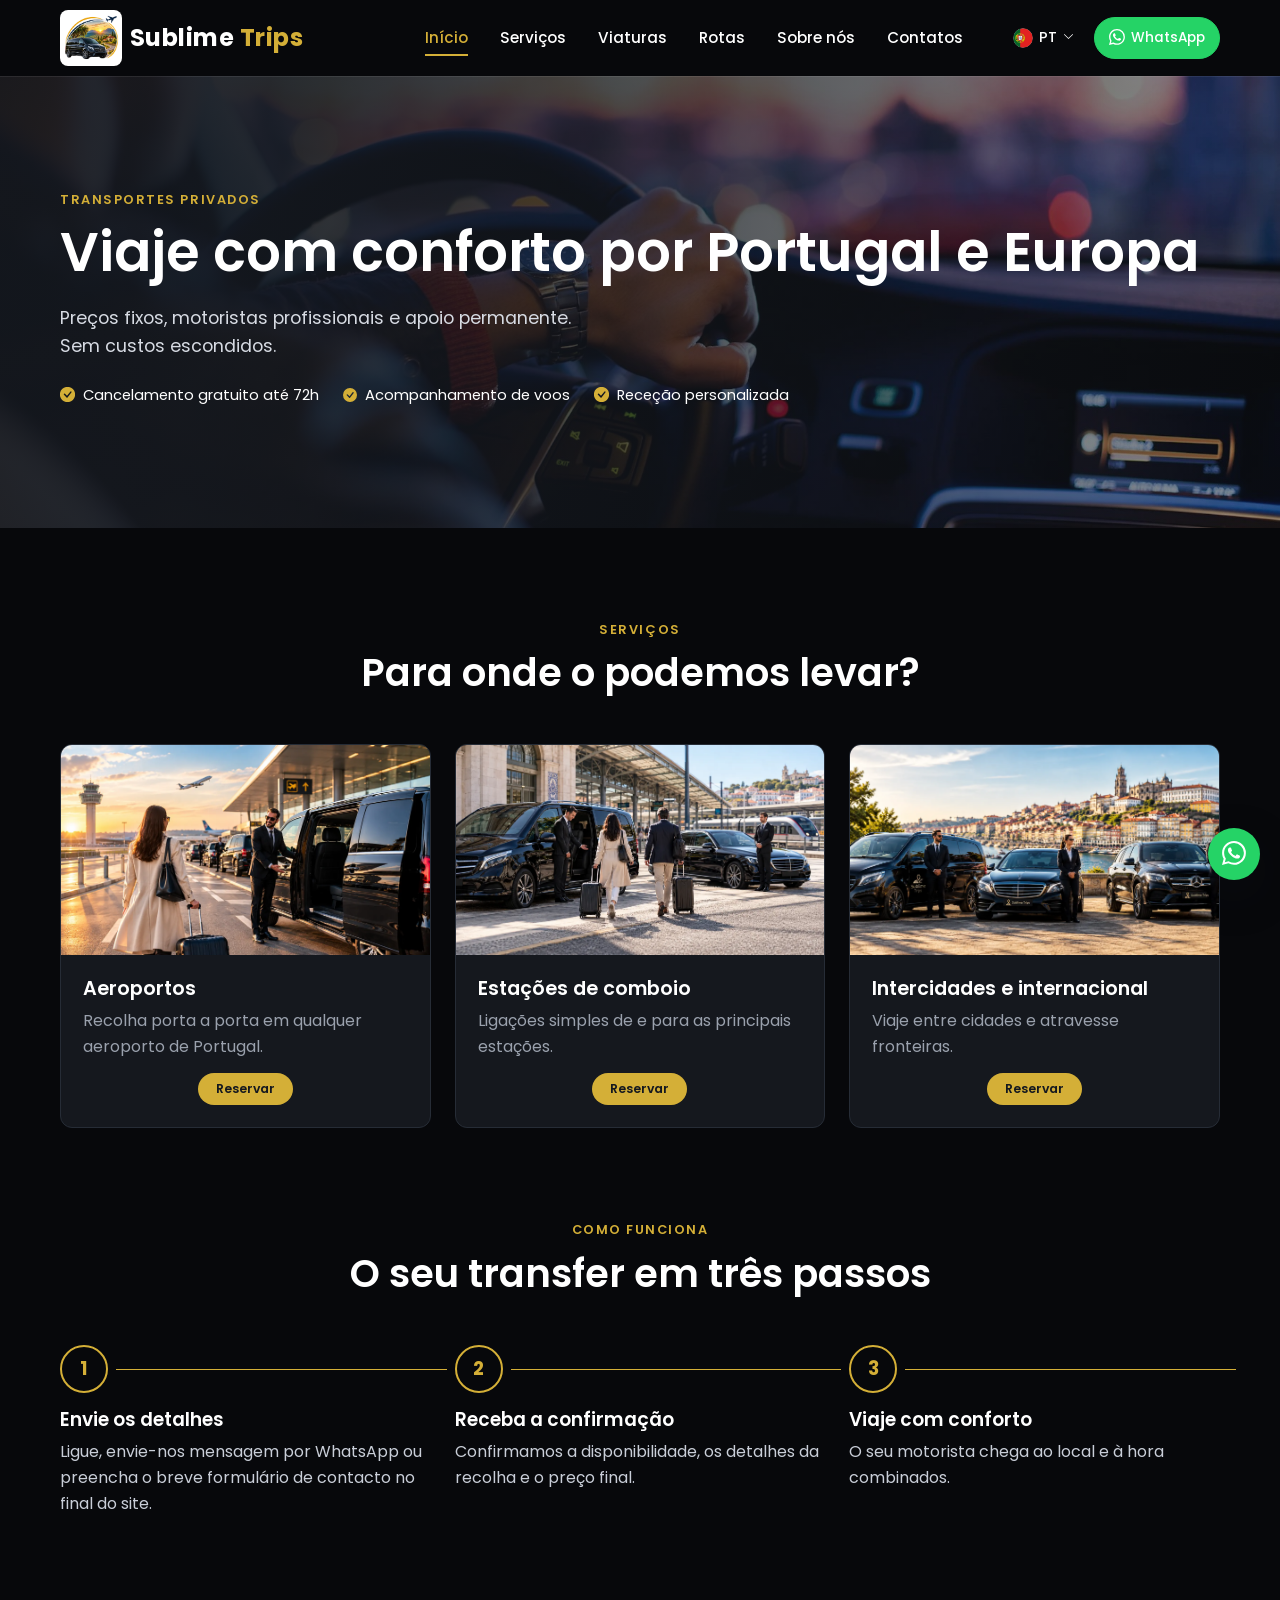
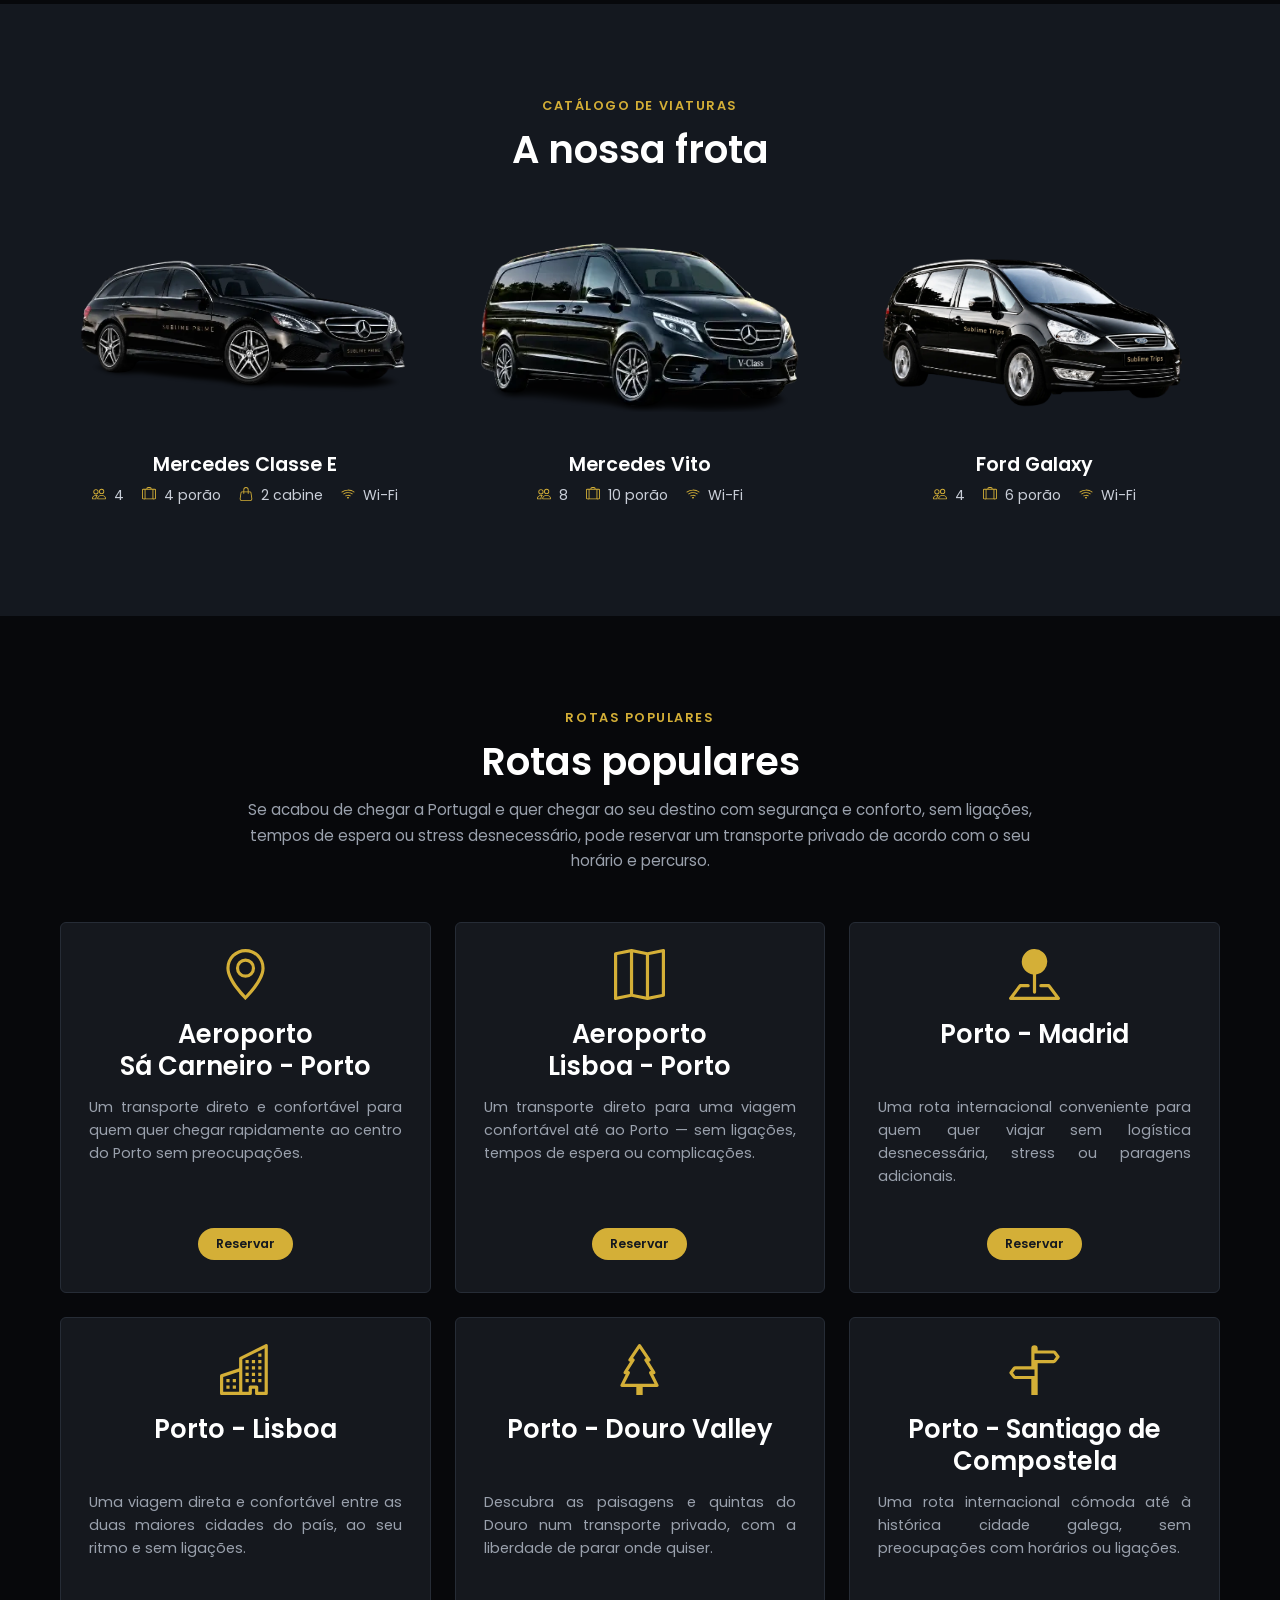
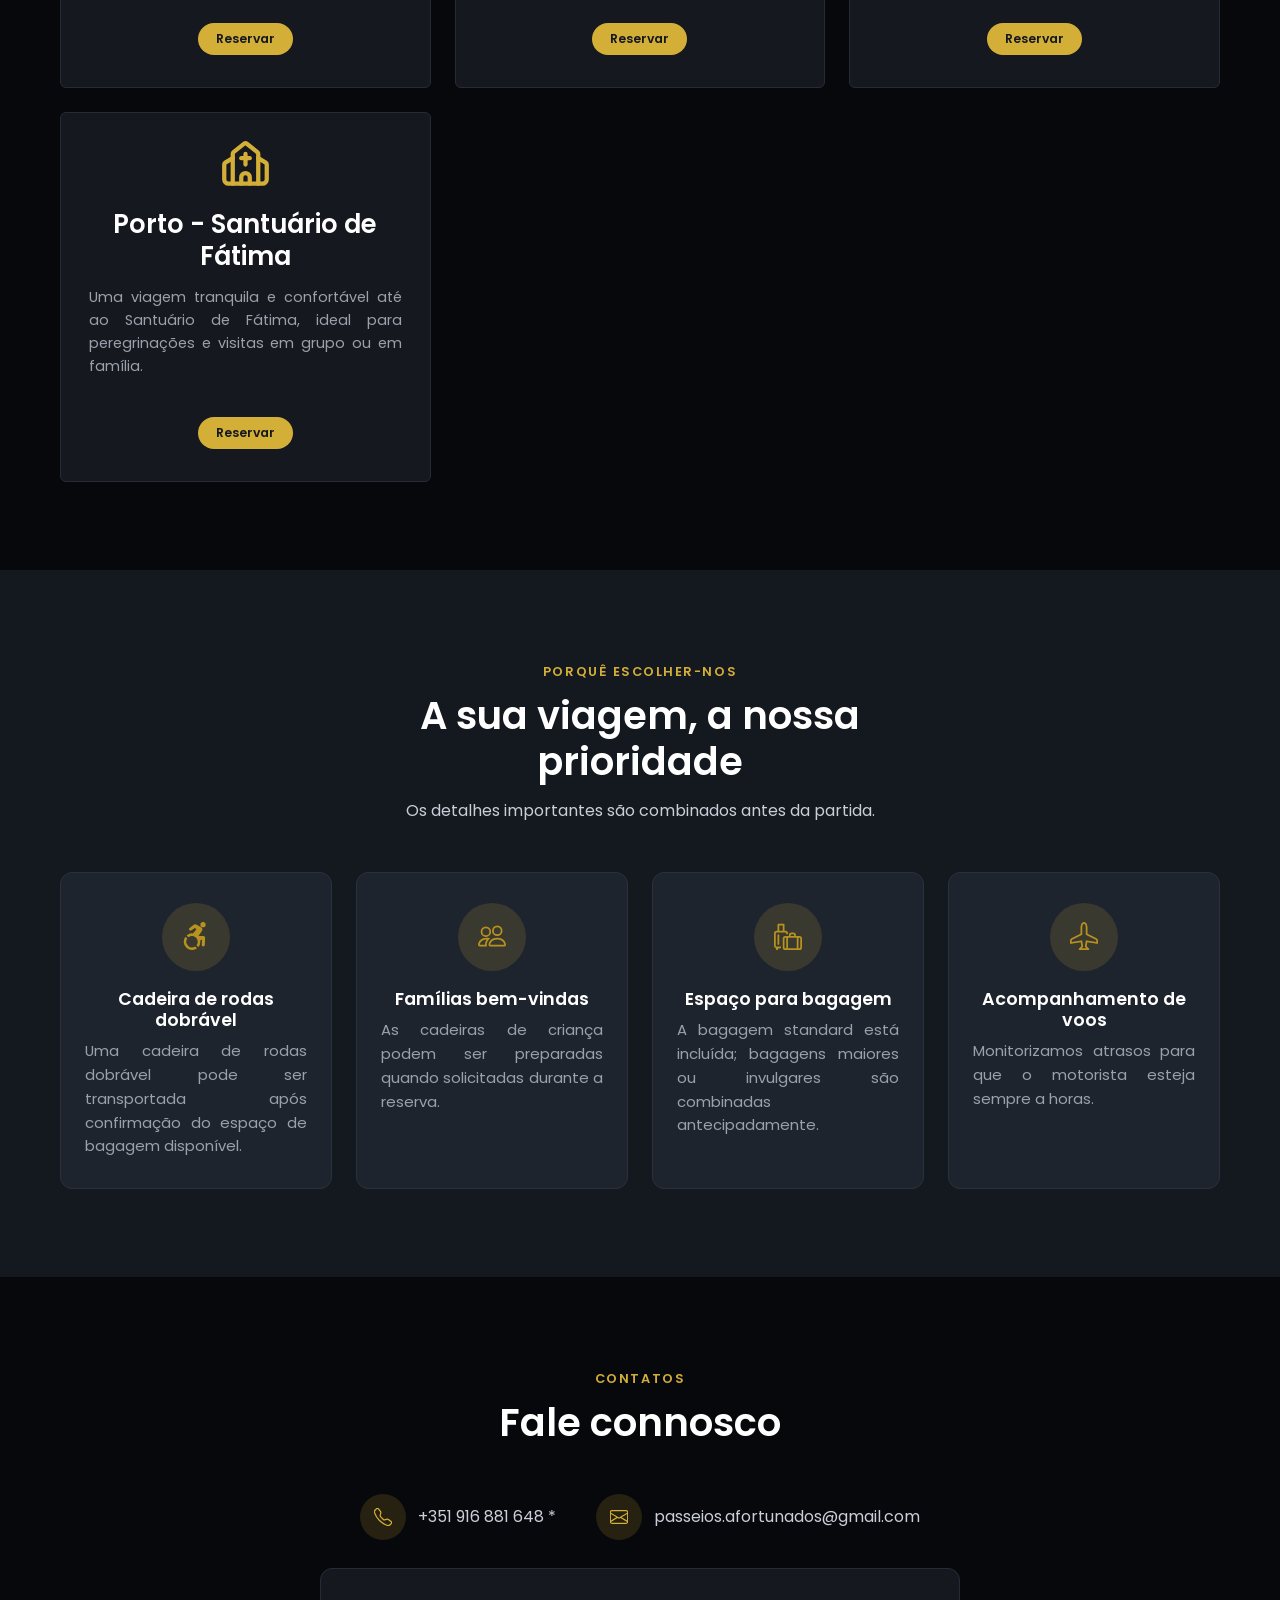
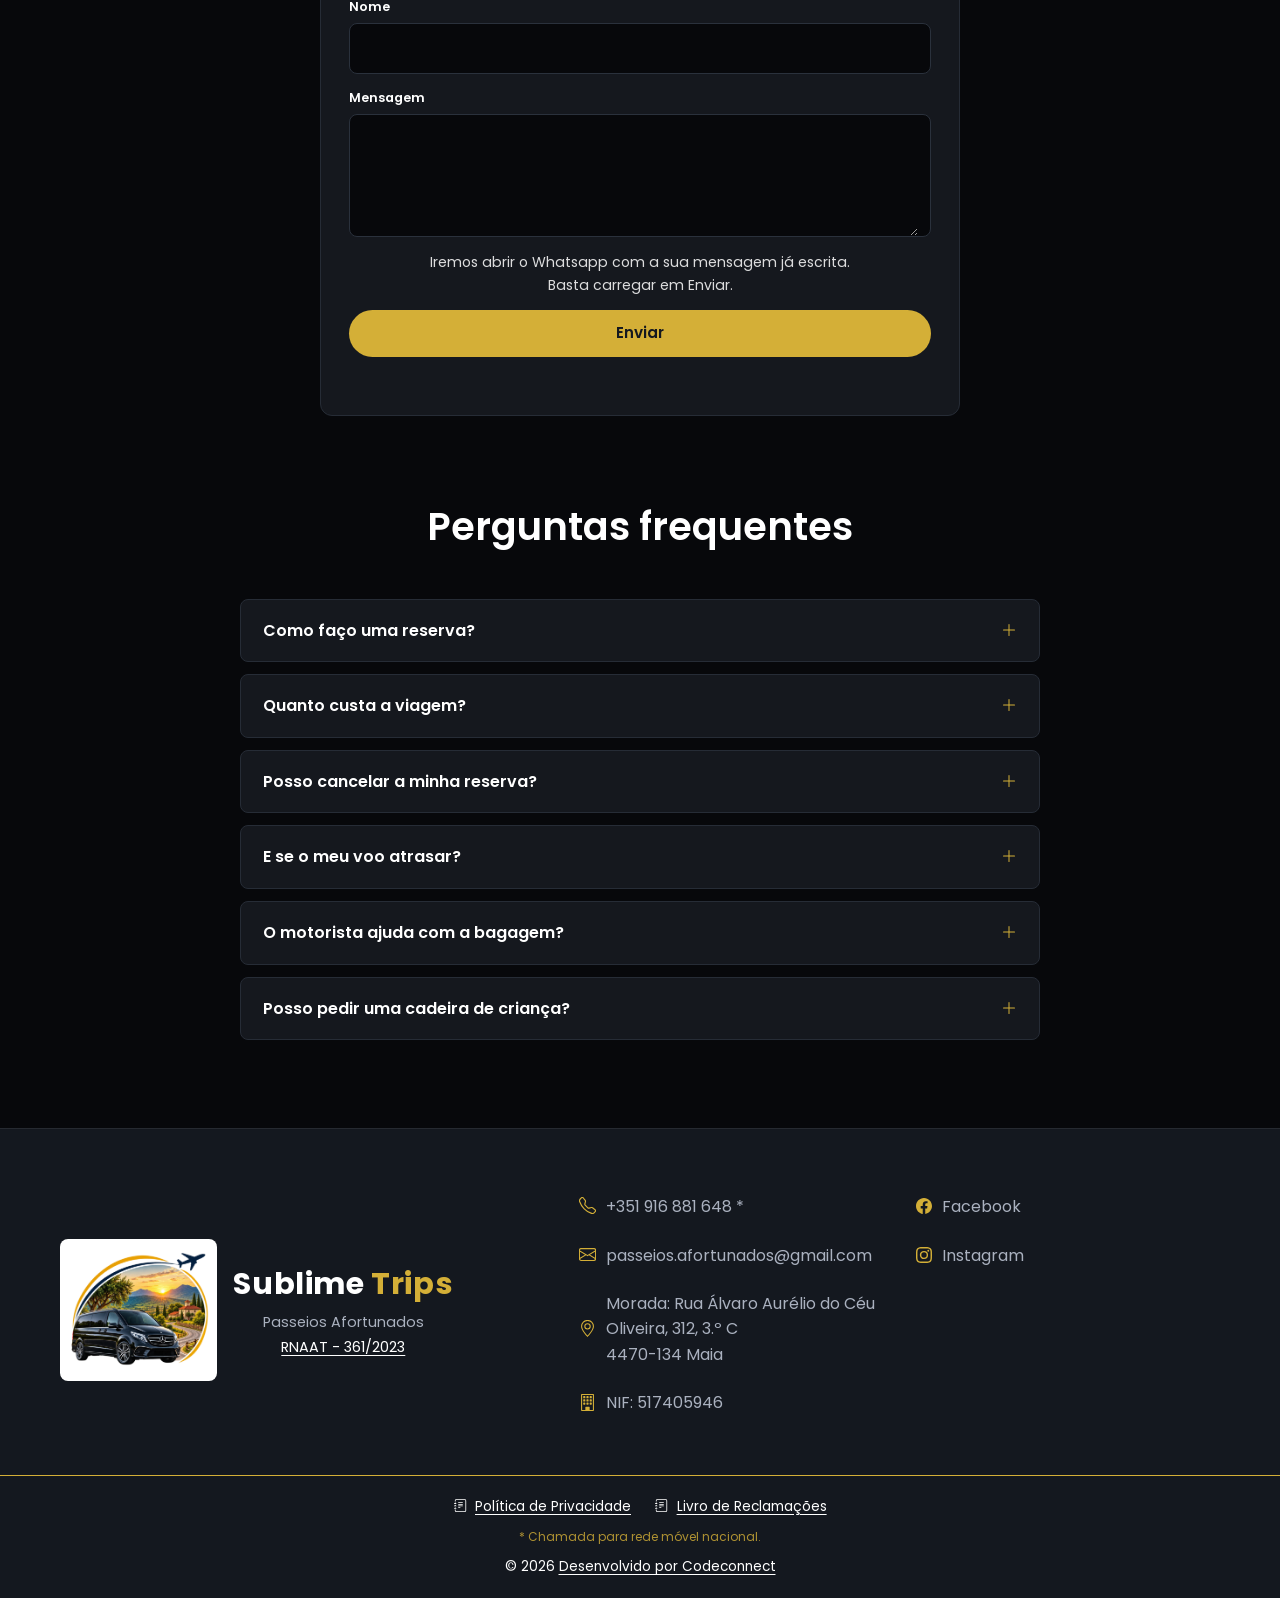
<file: index.html>
<!doctype html>
<html lang="pt">
	<head>
		<meta charset="UTF-8" />
		<meta
			name="viewport"
			content="width=device-width, initial-scale=1.0, viewport-fit=cover"
		/>
		<meta
			name="description"
			content="Reserve um transporte privado em Portugal e na Europa: aeroportos, estações de comboio, viagens entre cidades e rotas internacionais."
		/>
		<meta name="theme-color" content="#d4af37" />
		<title>Transporte Privado em Portugal e na Europa | Sublime Trips</title>
		<link rel="icon" type="image/webp" href="assets/Logo.webp" />
		<link rel="preload" href="assets/fonts/poppins-latin-400.woff2" as="font" type="font/woff2" crossorigin />
		<link rel="stylesheet" href="css/fonts.css" />
		<link rel="stylesheet" href="css/icons.css" />
		<link rel="stylesheet" href="css/style.css" />
	</head>
	<body>
		<!-- ============ NAVBAR ============ -->
		<header class="navbar" id="navbar">
			<div class="container navbar__inner">
				<a href="#home" class="navbar__brand" aria-label="Sublime Trips">
					<img
						src="assets/Logo.webp"
						alt=""
						class="navbar__logo"
						width="64"
						height="57"
					/>
					<span class="navbar__name">Sublime <em>Trips</em></span>
				</a>

				<button
					class="navbar__toggle"
					id="navToggle"
					data-i18n-attr="aria-label:aria.menu"
					aria-label="Abrir menu"
					aria-expanded="false"
					aria-controls="navMenu"
				>
					<span></span><span></span><span></span>
				</button>

				<nav class="navbar__menu" id="navMenu">
					<ul class="navbar__links">
						<li>
							<a href="#home" class="active" data-i18n="nav.home">Início</a>
						</li>
						<li><a href="#services" data-i18n="nav.services">Serviços</a></li>
						<li><a href="#fleet" data-i18n="nav.fleet">Viaturas</a></li>
						<li>
							<a href="#destinations" data-i18n="nav.destinations">Rotas</a>
						</li>
						<li><a href="#about" data-i18n="nav.about">Sobre nós</a></li>
						<li><a href="#contact" data-i18n="nav.contact">Contatos</a></li>
					</ul>

					<div class="navbar__actions">
						<!-- Language dropdown -->
						<div class="lang has-dropdown">
							<button
								class="lang__btn dropdown-toggle"
								aria-haspopup="true"
								aria-expanded="false"
							>
								<img
									src="assets/languages/pt.png"
									alt=""
									class="flag"
									id="currentFlag"
								/>
								<span id="currentLang">PT</span>
								<i class="bi bi-chevron-down"></i>
							</button>
							<ul class="dropdown dropdown--right">
								<li>
									<a href="#" data-lang="pt"
										><img src="assets/languages/pt.png" alt="" class="flag" />
										<span data-i18n="lang.pt">Português</span></a
									>
								</li>
								<li>
									<a href="#" data-lang="en"
										><img src="assets/languages/en.png" alt="" class="flag" />
										<span data-i18n="lang.en">English</span></a
									>
								</li>
								<li>
									<a href="#" data-lang="es"
										><img src="assets/languages/es.png" alt="" class="flag" />
										<span data-i18n="lang.es">Español</span></a
									>
								</li>
								<li>
									<a href="#" data-lang="fr"
										><img src="assets/languages/fr.png" alt="" class="flag" />
										<span data-i18n="lang.fr">Français</span></a
									>
								</li>
							</ul>
						</div>
						<a
							href="https://wa.me/351916881648"
							class="nav-whatsapp"
							target="_blank"
							rel="noopener"
							aria-label="WhatsApp"
							><i class="bi bi-whatsapp"></i> <span>WhatsApp</span></a
						>
					</div>
				</nav>
			</div>
		</header>

		<main>
			<section class="hero" id="home">
				<div class="hero__overlay"></div>
				<div class="container hero__inner">
					<div class="hero__text">
						<span class="eyebrow" data-i18n="hero.eyebrow"
							>Transportes privados</span
						>
						<h1 data-i18n="hero.title">
							Viaje com conforto por Portugal e Europa
						</h1>
						<p data-i18n="hero.text">
							Preços fixos, motoristas profissionais e apoio permanente. Sem
							custos escondidos.
						</p>
						<ul class="hero__badges">
							<li>
								<i class="bi bi-check-circle-fill"></i>
								<span data-i18n="hero.badge1">Cancelamento gratuito até 72h</span>
							</li>
							<li>
								<i class="bi bi-check-circle-fill"></i>
								<span data-i18n="hero.badge2">Acompanhamento de voos</span>
							</li>
							<li>
								<i class="bi bi-check-circle-fill"></i>
								<span data-i18n="hero.badge3">Receção personalizada</span>
							</li>
						</ul>
					</div>
				</div>
			</section>

			<section class="section section--black" id="services">
				<div class="container">
					<header class="section__head section__head--light">
						<span class="eyebrow" data-i18n="services.eyebrow">Serviços</span>
						<h2 data-i18n="services.title">Para onde o podemos levar?</h2>
					</header>
					<div class="grid grid--3">
						<article class="card service">
							<img
								src="assets/servicos/1.webp"
								data-i18n-attr="alt:services.s1.alt"
								alt="Transfer de aeroporto"
								loading="lazy"
							/>
							<div class="card__body">
								<h3 data-i18n="services.s1.title">Transfers de aeroporto</h3>
								<p data-i18n="services.s1.text">
									Recolha porta a porta em qualquer aeroporto de Portugal.
								</p>
								<a href="#contact" class="btn btn--primary service__cta"
									><span data-i18n="services.book">Reservar</span></a
								>
							</div>
						</article>
						<article class="card service">
							<img
								src="assets/servicos/2.webp"
								data-i18n-attr="alt:services.s2.alt"
								alt="Transfer de estação de comboio"
								loading="lazy"
							/>
							<div class="card__body">
								<h3 data-i18n="services.s2.title">Estações de comboio</h3>
								<p data-i18n="services.s2.text">
									Ligações simples de e para as principais estações.
								</p>
								<a href="#contact" class="btn btn--primary service__cta"
									><span data-i18n="services.book">Reservar</span></a
								>
							</div>
						</article>
						<article class="card service">
							<img
								src="assets/servicos/3.webp"
								data-i18n-attr="alt:services.s3.alt"
								alt="Viagens intercidades e internacionais"
								loading="lazy"
							/>
							<div class="card__body">
								<h3 data-i18n="services.s3.title">
									Intercidades e internacional
								</h3>
								<p data-i18n="services.s3.text">
									Viaje entre cidades e atravesse fronteiras.
								</p>
								<a href="#contact" class="btn btn--primary service__cta"
									><span data-i18n="services.book">Reservar</span></a
								>
							</div>
						</article>
					</div>

					<header
						class="section__head section__head--light section__head--next"
					>
						<span class="eyebrow" data-i18n="steps.eyebrow">Como funciona</span>
						<h2 data-i18n="steps.title">O seu transfer em três passos</h2>
					</header>
					<div class="grid grid--3">
						<div class="step">
							<span class="step__num">1</span>
							<h3 data-i18n="steps.s1.title">Envie os detalhes</h3>
							<p data-i18n="steps.s1.text">
								Ligue, envie-nos mensagem por WhatsApp ou preencha o breve
								formulário de orçamento.
							</p>
						</div>
						<div class="step">
							<span class="step__num">2</span>
							<h3 data-i18n="steps.s2.title">Receba a confirmação</h3>
							<p data-i18n="steps.s2.text">
								Confirmamos a disponibilidade, os detalhes da recolha e o preço
								final.
							</p>
						</div>
						<div class="step">
							<span class="step__num">3</span>
							<h3 data-i18n="steps.s3.title">Viaje com conforto</h3>
							<p data-i18n="steps.s3.text">
								O seu motorista chega ao local e à hora combinados.
							</p>
						</div>
					</div>
				</div>
			</section>

			<section class="section section--dark" id="fleet">
				<div class="container">
					<header class="section__head section__head--light">
						<span class="eyebrow" data-i18n="fleet.eyebrow"
							>Catálogo de Viaturas</span
						>
						<h2 data-i18n="fleet.title">A nossa frota</h2>
					</header>
					<div class="grid grid--3">
						<article class="card vehicle">
							<img
								src="assets/carros/1.webp"
								data-i18n-attr="alt:fleet.eclass"
								alt="Mercedes Classe E"
								loading="lazy"
							/>
							<div class="card__body">
								<h3 data-i18n="fleet.eclass">Mercedes Classe E</h3>
								<ul class="vehicle__specs">
									<li><i class="bi bi-people"></i> 4</li>
									<li>
										<i class="bi bi-suitcase-lg"></i> 4
										<span data-i18n="fleet.hold">porão</span>
									</li>
									<li>
										<i class="bi bi-handbag"></i> 2
										<span data-i18n="fleet.cabin">cabine</span>
									</li>
									<li><i class="bi bi-wifi"></i> Wi-Fi</li>
								</ul>
							</div>
						</article>
						<article class="card vehicle">
							<img
								src="assets/carros/3.webp"
								data-i18n-attr="alt:fleet.vito"
								alt="Mercedes Vito"
								loading="lazy"
							/>
							<div class="card__body">
								<h3 data-i18n="fleet.vito">Mercedes Vito</h3>
								<ul class="vehicle__specs">
									<li><i class="bi bi-people"></i> 8</li>
									<li>
										<i class="bi bi-suitcase-lg"></i> 10
										<span data-i18n="fleet.hold">porão</span>
									</li>
									<li><i class="bi bi-wifi"></i> Wi-Fi</li>
								</ul>
							</div>
						</article>
						<article class="card vehicle">
							<img
								src="assets/carros/2.webp"
								data-i18n-attr="alt:fleet.galaxy"
								alt="Ford Galaxy"
								loading="lazy"
							/>
							<div class="card__body">
								<h3 data-i18n="fleet.galaxy">Ford Galaxy</h3>
								<ul class="vehicle__specs">
									<li><i class="bi bi-people"></i> 4</li>
									<li>
										<i class="bi bi-suitcase-lg"></i> 6
										<span data-i18n="fleet.hold">porão</span>
									</li>
									<li><i class="bi bi-wifi"></i> Wi-Fi</li>
								</ul>
							</div>
						</article>
					</div>
				</div>
			</section>

			<section class="section section--black" id="destinations">
				<div class="container">
					<header class="section__head section__head--light">
						<span class="eyebrow" data-i18n="dest.eyebrow"
							>Rotas populares</span
						>
						<h2 data-i18n="dest.title">Rotas populares</h2>
						<p data-i18n="dest.text">
							Se acabou de chegar a Portugal e quer chegar ao seu destino com
							segurança e conforto, sem ligações, tempos de espera ou stress
							desnecessário, pode reservar um transporte privado de acordo com o
							seu horário e percurso.
						</p>
					</header>
					<div class="grid grid--3">
						<article class="destination">
							<i class="bi bi-geo-alt"></i>
							<span data-i18n="dest.r1.title"
								>Aeroporto<br />Sá Carneiro - Porto</span
							>
							<small data-i18n="dest.r1.text"
								>Um transporte direto e confortável para quem quer chegar
								rapidamente ao centro do Porto sem preocupações.</small
							>
							<a href="#contact" class="btn btn--primary destination__cta"
								><span data-i18n="services.book">Reservar</span></a
							>
						</article>
						<article class="destination">
							<i class="bi bi-map"></i>
							<span data-i18n="dest.r2.title"
								>Aeroporto<br />Lisboa - Porto</span
							>
							<small data-i18n="dest.r2.text"
								>Um transporte direto para uma viagem confortável até ao Porto —
								sem ligações, tempos de espera ou complicações.</small
							>
							<a href="#contact" class="btn btn--primary destination__cta"
								><span data-i18n="services.book">Reservar</span></a
							>
						</article>
						<article class="destination">
							<i class="bi bi-pin-map-fill"></i>
							<span data-i18n="dest.r3.title">Porto - Madrid</span>
							<small data-i18n="dest.r3.text"
								>Uma rota internacional conveniente para quem quer viajar sem
								logística desnecessária, stress ou paragens adicionais.</small
							>
							<a href="#contact" class="btn btn--primary destination__cta"
								><span data-i18n="services.book">Reservar</span></a
							>
						</article>
						<article class="destination">
							<i class="bi bi-buildings"></i>
							<span data-i18n="dest.r4.title">Porto - Lisboa</span>
							<small data-i18n="dest.r4.text">Uma viagem direta e confortável entre as duas maiores cidades do país, ao seu ritmo e sem ligações.</small>
							<a href="#contact" class="btn btn--primary destination__cta"><span data-i18n="services.book">Reservar</span></a>
						</article>
						<article class="destination">
							<i class="bi bi-tree"></i>
							<span data-i18n="dest.r5.title">Porto - Douro Valley</span>
							<small data-i18n="dest.r5.text">Descubra as paisagens e quintas do Douro num transporte privado, com a liberdade de parar onde quiser.</small>
							<a href="#contact" class="btn btn--primary destination__cta"><span data-i18n="services.book">Reservar</span></a>
						</article>
						<article class="destination">
							<i class="bi bi-signpost-split"></i>
							<span data-i18n="dest.r6.title">Porto - Santiago de Compostela</span>
							<small data-i18n="dest.r6.text">Uma rota internacional cómoda até à histórica cidade galega, sem preocupações com horários ou ligações.</small>
							<a href="#contact" class="btn btn--primary destination__cta"><span data-i18n="services.book">Reservar</span></a>
						</article>
						<article class="destination">
							<i class="bi bi-church"></i>
							<span data-i18n="dest.r7.title">Porto - Santuário de Fátima</span>
							<small data-i18n="dest.r7.text">Uma viagem tranquila e confortável até ao Santuário de Fátima, ideal para peregrinações e visitas em grupo ou em família.</small>
							<a href="#contact" class="btn btn--primary destination__cta"><span data-i18n="services.book">Reservar</span></a>
						</article>
					</div>
				</div>
			</section>

			<section class="section section--dark" id="about">
				<div class="container">
					<header class="section__head section__head--light">
						<span class="eyebrow" data-i18n="about.eyebrow"
							>Porquê escolher-nos</span
						>
						<h2 data-i18n="about.title">A sua viagem, a nossa prioridade</h2>
						<p data-i18n="about.text">
							Os detalhes importantes são combinados antes da partida.
						</p>
					</header>
					<div class="grid grid--4">
						<article class="card feature">
							<div class="feature__icon">
								<i class="bi bi-person-wheelchair"></i>
							</div>
							<h3 data-i18n="about.f1.title">Cadeira de rodas dobrável</h3>
							<p data-i18n="about.f1.text">
								Uma cadeira de rodas dobrável pode ser transportada após
								confirmação do espaço de bagagem disponível.
							</p>
						</article>
						<article class="card feature">
							<div class="feature__icon"><i class="bi bi-people"></i></div>
							<h3 data-i18n="about.f2.title">Famílias bem-vindas</h3>
							<p data-i18n="about.f2.text">
								As cadeiras de criança podem ser preparadas quando solicitadas
								durante a reserva.
							</p>
						</article>
						<article class="card feature">
							<div class="feature__icon"><i class="bi bi-luggage"></i></div>
							<h3 data-i18n="about.f3.title">Espaço para bagagem</h3>
							<p data-i18n="about.f3.text">
								A bagagem standard está incluída; bagagens maiores ou invulgares
								são combinadas antecipadamente.
							</p>
						</article>
						<article class="card feature">
							<div class="feature__icon"><i class="bi bi-airplane"></i></div>
							<h3 data-i18n="about.f4.title">Acompanhamento de voos</h3>
							<p data-i18n="about.f4.text">
								Monitorizamos atrasos para que o motorista esteja sempre a
								horas.
							</p>
						</article>
					</div>
				</div>
			</section>

			<section class="section section--black" id="contact">
				<div class="container">
					<header class="section__head section__head--light">
						<span class="eyebrow" data-i18n="contact.eyebrow">Contatos</span>
						<h2 data-i18n="contact.title">Fale connosco</h2>
					</header>
					<div class="contact">
						<ul class="contact__info">
							<li>
								<a href="tel:+351916881648"
									><i class="bi bi-telephone"></i> +351 916 881 648 *</a
								>
							</li>
							<li>
								<a href="mailto:passeios.afortunados@gmail.com"
									><i class="bi bi-envelope"></i>
									passeios.afortunados@gmail.com</a
								>
							</li>
						</ul>
						<form class="contact__form" id="contactForm" novalidate>
							<div class="field">
								<label for="cname" data-i18n="contact.name">Nome</label>
								<div class="input">
									<input id="cname" type="text" required />
								</div>
							</div>
							<div class="field">
								<label for="cmsg" data-i18n="contact.message">Mensagem</label>
								<div class="input">
									<textarea id="cmsg" rows="4" required></textarea>
								</div>
							</div>
							<p class="form-note">
								<span data-i18n="contact.note1"
									>Iremos abrir o Whatsapp com a sua mensagem já escrita.</span
								><br />
								<span data-i18n="contact.note2">Basta carregar em Enviar.</span>
							</p>
							<button
								type="submit"
								class="btn btn--primary"
								data-i18n="contact.send"
							>
								Enviar
							</button>
							<p class="form-msg" id="contactMsg" role="status"></p>
						</form>
					</div>
					<div class="faq-block">
						<header class="section__head section__head--light">
							<h2 data-i18n="faq.title">Perguntas frequentes</h2>
						</header>
						<div class="accordion">
							<div class="accordion__item">
								<button class="accordion__btn" aria-expanded="false">
									<span data-i18n="faq.q1">Como faço uma reserva?</span>
									<i class="bi bi-plus-lg"></i>
								</button>
								<div class="accordion__panel">
									<p data-i18n="faq.a1">
										Pode entrar em contato connosco da forma que preferir: por
										telefone, por WhatsApp, por email ou através do formulário
										do nosso site.
									</p>
								</div>
							</div>
							<div class="accordion__item">
								<button class="accordion__btn" aria-expanded="false">
									<span data-i18n="faq.q6">Quanto custa a viagem?</span>
									<i class="bi bi-plus-lg"></i>
								</button>
								<div class="accordion__panel">
									<p data-i18n="faq.a6">
										O preço depende do trajeto e da classe do veículo. Deixe-nos
										um pedido ou envie-nos uma mensagem — enviaremos rapidamente
										um orçamento personalizado.
									</p>
								</div>
							</div>
							<div class="accordion__item">
								<button class="accordion__btn" aria-expanded="false">
									<span data-i18n="faq.q2"
										>Posso cancelar a minha reserva?</span
									>
									<i class="bi bi-plus-lg"></i>
								</button>
								<div class="accordion__panel">
									<p data-i18n="faq.a2">
										Sim, cancelamento gratuito até 72 horas antes da recolha.
									</p>
								</div>
							</div>
							<div class="accordion__item">
								<button class="accordion__btn" aria-expanded="false">
									<span data-i18n="faq.q3">E se o meu voo atrasar?</span>
									<i class="bi bi-plus-lg"></i>
								</button>
								<div class="accordion__panel">
									<p data-i18n="faq.a3">
										Acompanhamos o seu voo e ajustamos a hora de recolha sem
										custos adicionais.
									</p>
								</div>
							</div>
							<div class="accordion__item">
								<button class="accordion__btn" aria-expanded="false">
									<span data-i18n="faq.q4"
										>O motorista ajuda com a bagagem?</span
									>
									<i class="bi bi-plus-lg"></i>
								</button>
								<div class="accordion__panel">
									<p data-i18n="faq.a4">
										Sim, o motorista ajudará certamente com a sua bagagem.
									</p>
								</div>
							</div>
							<div class="accordion__item">
								<button class="accordion__btn" aria-expanded="false">
									<span data-i18n="faq.q5"
										>Posso pedir uma cadeira de criança?</span
									>
									<i class="bi bi-plus-lg"></i>
								</button>
								<div class="accordion__panel">
									<p data-i18n="faq.a5">
										Sim, se viajar com uma criança, isso pode ser combinado na
										fase de reserva.
									</p>
								</div>
							</div>
						</div>
					</div>
				</div>
			</section>
		</main>

		<!-- ============ FOOTER ============ -->
		<footer class="footer">
			<div class="container footer__grid">
				<div class="footer__brand">
					<a href="#home" class="footer__logo" aria-label="Sublime Trips"
						><img
							src="assets/Logo.webp"
							alt=""
							width="96"
							height="86"
							loading="lazy"
					/></a>
					<div class="footer__id">
						<span class="navbar__name footer__name"
							>Sublime <em>Trips</em></span
						>
						<small>Passeios Afortunados</small>
						<small
							><a
								href="https://rnt.turismodeportugal.pt/RNT/RNAAT.aspx?nr=361%2f2023"
								target="_blank"
								rel="noopener"
								>RNAAT - 361/2023</a
							></small
						>
					</div>
				</div>
				<ul class="footer__contact">
					<li>
						<a href="tel:+351916881648"
							><i class="bi bi-telephone"></i> +351 916 881 648 *</a
						>
					</li>
					<li>
						<a href="mailto:passeios.afortunados@gmail.com"
							><i class="bi bi-envelope"></i> passeios.afortunados@gmail.com</a
						>
					</li>
					<li>
						<span class="footer__info"
							><i class="bi bi-geo-alt"></i>
							<span
								><span data-i18n="footer.address">Morada</span>: Rua Álvaro
								Aurélio do Céu Oliveira, 312, 3.º C<br />4470-134 Maia</span
							></span
						>
					</li>
					<li>
						<span class="footer__info"
							><i class="bi bi-building"></i> NIF: 517405946</span
						>
					</li>
				</ul>
				<ul class="footer__contact">
					<li>
						<a
							href="https://www.facebook.com/profile.php?id=61595296311964"
							aria-label="Facebook"
							><i class="bi bi-facebook"></i> Facebook</a
						>
					</li>
					<li>
						<a
							href="https://www.instagram.com/sublime_trips/"
							aria-label="Instagram"
							><i class="bi bi-instagram"></i> Instagram</a
						>
					</li>
				</ul>
			</div>
			<div class="footer__bottom">
				<div class="container">
					<nav class="footer__legal">
						<a href="privacidade.html"
							><i class="bi bi-journal-text"></i>
							<span data-i18n="footer.privacy">Política de Privacidade</span></a
						>
						<a
							href="https://www.livroreclamacoes.pt"
							target="_blank"
							rel="noopener"
							><i class="bi bi-journal-text"></i>
							<span data-i18n="footer.complaints">Livro de Reclamações</span></a
						>
					</nav>
					<p class="footer__note" data-i18n="footer.callnote">
						* Chamada para rede móvel nacional.
					</p>
					<a
						class="footer__copy"
						href="https://www.codeconnect.pt?utm_source=sublimetrips&utm_medium=website&utm_campaign=sublimetrips"
						target="_blank"
						rel="noopener"
					>
						© <span id="year"></span>
						<span data-i18n="footer.rights">Desenvolvido por Codeconnect</span>
					</a>
				</div>
			</div>
		</footer>

		<a
			href="https://wa.me/351916881648"
			class="whatsapp"
			aria-label="WhatsApp"
			target="_blank"
			rel="noopener"
			><i class="bi bi-whatsapp"></i
		></a>
		<button
			class="to-top"
			id="toTop"
			data-i18n-attr="aria-label:aria.top"
			aria-label="Voltar ao topo"
		>
			<i class="bi bi-arrow-up"></i>
		</button>

		<script src="lang-switcher.js"></script>
		<script src="js/main.js"></script>
		<script src="js/sections.js"></script>
	</body>
</html>
</file>
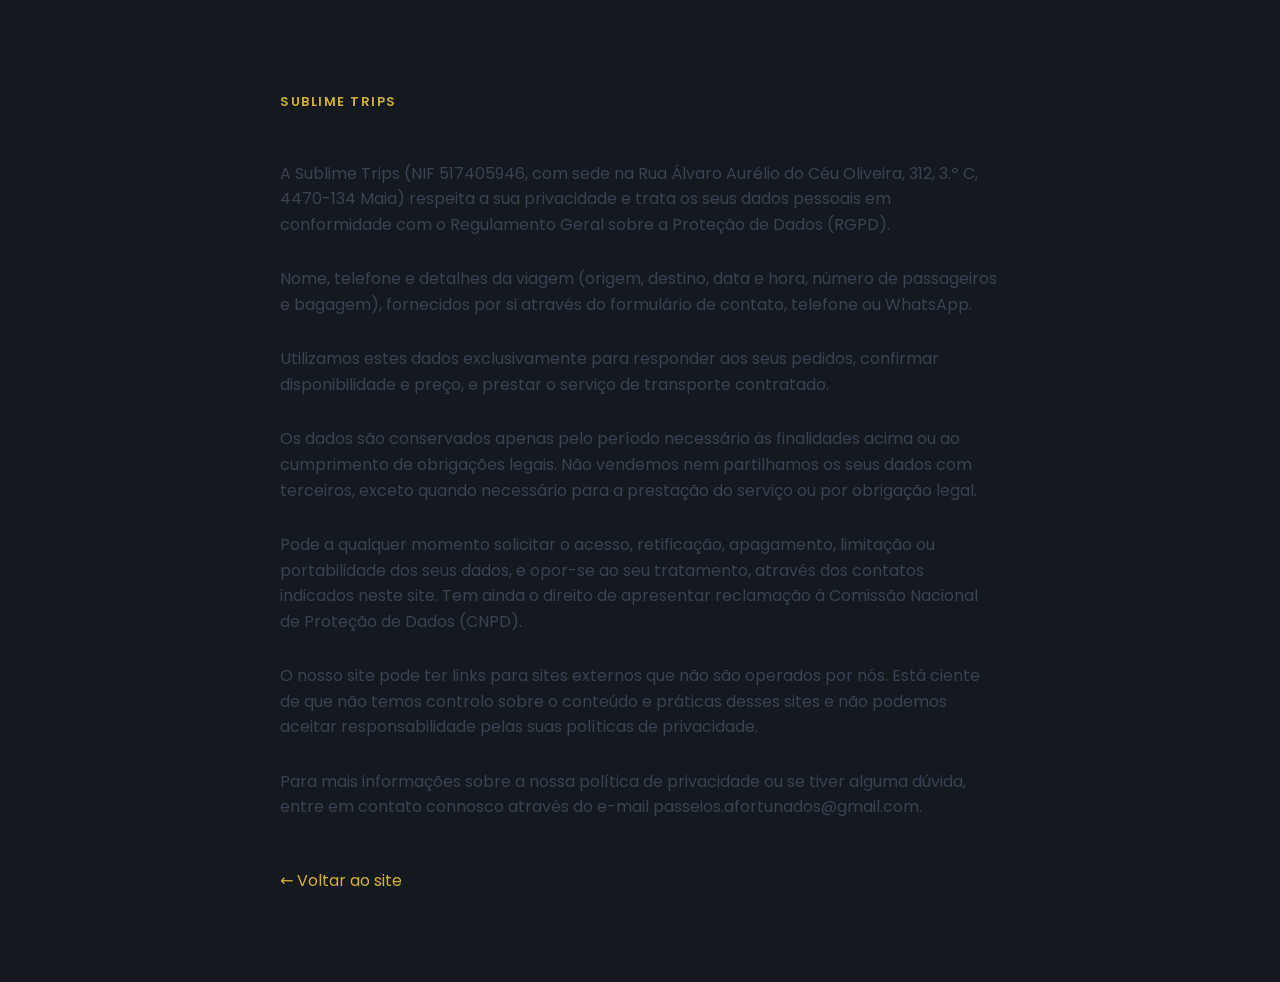
<file: privacidade.html>
<!doctype html>
<html lang="pt">
	<head>
		<meta charset="UTF-8" />
		<meta name="viewport" content="width=device-width, initial-scale=1.0" />
		<title data-i18n="privacy.meta.title">Política de Privacidade | Sublime Trips</title>
		<link rel="icon" type="image/webp" href="assets/Logo.webp" />
		<link rel="stylesheet" href="css/fonts.css" />
		<link rel="stylesheet" href="css/icons.css" />
		<link rel="stylesheet" href="css/style.css" />
	</head>
	<body>
		<main class="section section--dark">
			<div class="container" style="max-width: 760px">
				<span class="eyebrow">Sublime Trips</span>
				<h1 data-i18n="privacy.title">Política de Privacidade</h1>
				<p data-i18n="privacy.intro">
					A Sublime Trips (NIF 517405946, com sede na Rua Álvaro Aurélio do Céu Oliveira, 312, 3.º C, 4470-134 Maia) respeita a sua
					privacidade e trata os seus dados pessoais em conformidade com o
					Regulamento Geral sobre a Proteção de Dados (RGPD).
				</p>

				<h2 data-i18n="privacy.data.title">Dados que recolhemos</h2>
				<p data-i18n="privacy.data.text">
					Nome, telefone e detalhes da viagem (origem, destino, data e hora,
					número de passageiros e bagagem), fornecidos por si através do
					formulário de contato, telefone ou WhatsApp.
				</p>

				<h2 data-i18n="privacy.purpose.title">Finalidade</h2>
				<p data-i18n="privacy.purpose.text">
					Utilizamos estes dados exclusivamente para responder aos seus pedidos,
					confirmar disponibilidade e preço, e prestar o serviço de transporte
					contratado.
				</p>

				<h2 data-i18n="privacy.retention.title">Conservação e partilha</h2>
				<p data-i18n="privacy.retention.text">
					Os dados são conservados apenas pelo período necessário às finalidades
					acima ou ao cumprimento de obrigações legais. Não vendemos nem
					partilhamos os seus dados com terceiros, exceto quando necessário para
					a prestação do serviço ou por obrigação legal.
				</p>

				<h2 data-i18n="privacy.rights.title">Os seus direitos</h2>
				<p data-i18n="privacy.rights.text">
					Pode a qualquer momento solicitar o acesso, retificação, apagamento,
					limitação ou portabilidade dos seus dados, e opor-se ao seu
					tratamento, através dos contatos indicados neste site. Tem ainda o direito de apresentar reclamação à Comissão Nacional de
					Proteção de Dados (CNPD).
				</p>

				<h2 data-i18n="privacy.links.title">Links para sites externos</h2>
				<p data-i18n="privacy.links.text">
					O nosso site pode ter links para sites externos que não são operados
					por nós. Está ciente de que não temos controlo sobre o conteúdo e
					práticas desses sites e não podemos aceitar responsabilidade pelas
					suas políticas de privacidade.
				</p>

				<h2 data-i18n="privacy.contact.title">Informações de Contato</h2>
				<p data-i18n="privacy.contact.text">
					Para mais informações sobre a nossa política de privacidade ou se
					tiver alguma dúvida, entre em contato connosco através do e-mail
					<a href="mailto:passeios.afortunados@gmail.com"
						>passeios.afortunados@gmail.com</a
					>.
				</p>

				<p style="margin-top: 48px">
					<a href="index.html" style="color: var(--primary)" data-i18n="privacy.back"
						>&larr; Voltar ao site</a
					>
				</p>
			</div>
		</main>
		<script src="lang-switcher.js"></script>
	</body>
</html>
</file>
<file: css/fonts.css>
@font-face {
	font-family: "Poppins";
	font-style: normal;
	font-weight: 300;
	font-display: swap;
	src: url("../assets/fonts/poppins-latin-300.woff2") format("woff2");
	unicode-range: U+0000-00FF, U+0131, U+0152-0153, U+02BB-02BC, U+02C6, U+02DA, U+02DC, U+0304, U+0308, U+0329, U+2000-206F, U+20AC, U+2122, U+2191, U+2193, U+2212, U+2215, U+FEFF, U+FFFD;
}
@font-face {
	font-family: "Poppins";
	font-style: normal;
	font-weight: 400;
	font-display: swap;
	src: url("../assets/fonts/poppins-latin-400.woff2") format("woff2");
	unicode-range: U+0000-00FF, U+0131, U+0152-0153, U+02BB-02BC, U+02C6, U+02DA, U+02DC, U+0304, U+0308, U+0329, U+2000-206F, U+20AC, U+2122, U+2191, U+2193, U+2212, U+2215, U+FEFF, U+FFFD;
}
@font-face {
	font-family: "Poppins";
	font-style: normal;
	font-weight: 500;
	font-display: swap;
	src: url("../assets/fonts/poppins-latin-500.woff2") format("woff2");
	unicode-range: U+0000-00FF, U+0131, U+0152-0153, U+02BB-02BC, U+02C6, U+02DA, U+02DC, U+0304, U+0308, U+0329, U+2000-206F, U+20AC, U+2122, U+2191, U+2193, U+2212, U+2215, U+FEFF, U+FFFD;
}
@font-face {
	font-family: "Poppins";
	font-style: normal;
	font-weight: 600;
	font-display: swap;
	src: url("../assets/fonts/poppins-latin-600.woff2") format("woff2");
	unicode-range: U+0000-00FF, U+0131, U+0152-0153, U+02BB-02BC, U+02C6, U+02DA, U+02DC, U+0304, U+0308, U+0329, U+2000-206F, U+20AC, U+2122, U+2191, U+2193, U+2212, U+2215, U+FEFF, U+FFFD;
}
@font-face {
	font-family: "Poppins";
	font-style: normal;
	font-weight: 700;
	font-display: swap;
	src: url("../assets/fonts/poppins-latin-700.woff2") format("woff2");
	unicode-range: U+0000-00FF, U+0131, U+0152-0153, U+02BB-02BC, U+02C6, U+02DA, U+02DC, U+0304, U+0308, U+0329, U+2000-206F, U+20AC, U+2122, U+2191, U+2193, U+2212, U+2215, U+FEFF, U+FFFD;
}
</file>
<file: css/style.css>
/* =====================================================
   SUBLIME TRIPS – main stylesheet
   1. Variables  2. Reset/base  3. Layout  4. Buttons
   6. Navbar      7. Hero
   8. Sections/Cards  9. Accordion  10. Contact
   11. Footer/Floating  12. Responsive
   ===================================================== */

/* ---------- 1. VARIABLES (edit colours/fonts here) ---------- */
:root {
	--primary: #d4af37;
	--primary-dark: #b8921f;
	--dark: #14181f;
	--dark-2: #1e242e;
	--black: #07080b; /* fundo da secção de rotas */
	--black-card: #15181e; /* cards sobre o fundo preto */
	--text: #3a4150;
	--muted: #7b8392;
	--light: #f6f7f9;
	--white: #fff;
	--border: #e4e7ec;
	--success: #1f9d55;
	--danger: #d64545;

	--font: "Poppins", system-ui, -apple-system, "Segoe UI", sans-serif;
	--radius: 12px;
	--radius-sm: 8px;
	--shadow: 0 6px 24px rgba(20, 24, 31, 0.08);
	--shadow-lg: 0 16px 48px rgba(20, 24, 31, 0.18);
	--transition: 0.25s ease;

	--navbar-h: 76px;
}

/* ---------- 2. RESET / BASE ---------- */
*,
*::before,
*::after {
	box-sizing: border-box;
	margin: 0;
	padding: 0;
}
html {
	scroll-behavior: smooth;
	scroll-padding-top: var(--navbar-h);
}
body {
	font-family: var(--font);
	color: var(--text);
	background: var(--white);
	line-height: 1.6;
	-webkit-font-smoothing: antialiased;
}
img {
	max-width: 100%;
	display: block;
}
a {
	color: inherit;
	text-decoration: none;
}
ul {
	list-style: none;
}
button {
	font: inherit;
	color: inherit;
	background: none;
	border: 0;
	cursor: pointer;
}
input,
select,
textarea {
	font: inherit;
	color: inherit;
}
h1,
h2,
h3,
h4 {
	color: var(--dark);
	line-height: 1.2;
	font-weight: 600;
}
:focus-visible {
	outline: 2px solid var(--primary);
	outline-offset: 2px;
}
[hidden] {
	display: none !important;
}

/* ---------- 3. LAYOUT ---------- */
.container {
	width: 100%;
	max-width: 1200px;
	margin: 0 auto;
	padding: 0 20px;
}
.container--narrow {
	max-width: 800px;
}

.section {
	padding: 88px 0;
}
.section--light {
	background: var(--light);
}
.section--dark {
	background: var(--dark);
}
.section--black {
	background: var(--black);
}

.section__head {
	text-align: center;
	max-width: 640px;
	margin: 0 auto 48px;
}
.section__head h2 {
	font-size: clamp(1.7rem, 3vw, 2.4rem);
	margin-bottom: 12px;
}
.section__head p {
	color: var(--muted);
}
.section__head--light h2 {
	color: var(--white);
}

.eyebrow {
	display: inline-block;
	margin-bottom: 10px;
	font-size: 0.8rem;
	font-weight: 600;
	letter-spacing: 0.12em;
	text-transform: uppercase;
	color: var(--primary);
}

.grid {
	display: grid;
	gap: 24px;
}
.grid--3 {
	grid-template-columns: repeat(3, minmax(0, 1fr));
}
.grid--4 {
	grid-template-columns: repeat(4, 1fr);
}

/* ---------- 4. BUTTONS ---------- */
.btn {
	display: inline-flex;
	align-items: center;
	justify-content: center;
	gap: 8px;
	padding: 11px 24px;
	border-radius: 50px;
	font-weight: 600;
	font-size: 0.95rem;
	transition: var(--transition);
	white-space: nowrap;
}
.btn--primary {
	background: var(--primary);
	color: var(--dark);
}
.btn--primary:hover {
	background: var(--primary-dark);
	color: var(--white);
	transform: translateY(-2px);
	box-shadow: var(--shadow);
}
.btn--block {
	width: 100%;
}
.btn--lg {
	padding: 14px 28px;
	font-size: 1.05rem;
}

.link {
	color: var(--primary-dark);
	font-weight: 600;
	display: inline-flex;
	gap: 6px;
	align-items: center;
}
.link i {
	transition: transform var(--transition);
}
.link:hover i {
	transform: translateX(4px);
}

/* ---------- 6. NAVBAR ---------- */
.navbar {
	position: sticky;
	top: 0;
	z-index: 1000;
	background: var(--black);
	height: var(--navbar-h);
	box-shadow: 0 1px 0 rgba(255, 255, 255, 0.08);
	transition:
		box-shadow var(--transition),
		height var(--transition);
}
.navbar.scrolled {
	box-shadow: var(--shadow);
}
.navbar__inner {
	display: flex;
	align-items: center;
	justify-content: space-between;
	height: 100%;
	gap: 24px;
}

.navbar__brand {
	display: inline-flex;
	align-items: center;
	gap: 8px;
	font-size: 1.45rem;
	font-weight: 700;
	color: var(--dark);
	letter-spacing: -0.01em;
}
.navbar__brand i {
	color: var(--primary);
	font-size: 1.6rem;
}
.navbar__logo {
	height: 56px;
	width: auto;
	object-fit: contain;
	background: var(--white);
	border-radius: var(--radius-sm);
	padding: 3px;
}
.navbar__brand span {
	color: var(--primary);
}
.navbar__name {
	color: var(--white);
	font-size: 1.5rem;
	font-weight: 700;
	letter-spacing: 0.02em;
	white-space: nowrap;
}
.navbar__brand .navbar__name {
	color: var(--white);
}
.navbar__name em {
	font-style: normal;
	color: var(--primary);
}
@media (max-width: 480px) {
	.navbar__name {
		font-size: 1.15rem;
	}
}
.navbar__brand--light {
	color: var(--white);
}

.navbar__menu {
	display: flex;
	align-items: center;
	gap: 32px;
	flex: 1;
	justify-content: flex-end;
}
.navbar__links {
	display: flex;
	align-items: center;
	gap: 4px;
}
.navbar__links > li > a {
	position: relative;
	display: inline-flex;
	align-items: center;
	gap: 6px;
	padding: 10px 14px;
	font-weight: 500;
	font-size: 0.95rem;
	color: var(--white);
	transition: color var(--transition);
}
/* animated underline */
.navbar__links > li > a::after {
	content: "";
	position: absolute;
	left: 14px;
	right: 14px;
	bottom: 4px;
	height: 2px;
	background: var(--primary);
	transform: scaleX(0);
	transform-origin: left;
	transition: transform var(--transition);
}
.navbar__links > li > a:hover,
.navbar__links > li > a.active {
	color: var(--primary);
}
.navbar__links > li > a:hover::after,
.navbar__links > li > a.active::after {
	transform: scaleX(1);
}

.navbar__actions {
	display: flex;
	align-items: center;
	gap: 16px;
}

/* Dropdowns */
.has-dropdown {
	position: relative;
}
.has-dropdown .bi-chevron-down {
	font-size: 0.7rem;
	transition: transform var(--transition);
}
.dropdown {
	position: absolute;
	top: 100%;
	left: 0;
	min-width: 230px;
	background: var(--dark-2);
	border-radius: var(--radius-sm);
	box-shadow: var(--shadow-lg);
	padding: 8px;
	border-top: 3px solid var(--primary);
	opacity: 0;
	visibility: hidden;
	transform: translateY(10px);
	transition: var(--transition);
	z-index: 10;
}
.dropdown--right {
	left: auto;
	right: 0;
	min-width: 160px;
}
.dropdown a {
	display: flex;
	align-items: center;
	gap: 10px;
	padding: 10px 14px;
	border-radius: 6px;
	font-size: 0.92rem;
	color: #c9ced8;
	transition: var(--transition);
}
.dropdown a i {
	color: var(--primary);
}
.dropdown a:hover {
	background: #2a313c;
	color: var(--white);
	padding-left: 18px;
}

/* open on hover (desktop) or .open (click/touch/keyboard) */
@media (hover: hover) {
	.has-dropdown:hover > .dropdown {
		opacity: 1;
		visibility: visible;
		transform: translateY(0);
	}
	.has-dropdown:hover > .dropdown-toggle .bi-chevron-down {
		transform: rotate(180deg);
	}
}
.has-dropdown.open > .dropdown {
	opacity: 1;
	visibility: visible;
	transform: translateY(0);
}
.has-dropdown.open > .dropdown-toggle .bi-chevron-down {
	transform: rotate(180deg);
}

.nav-whatsapp {
	display: inline-flex;
	align-items: center;
	justify-content: center;
	gap: 6px;
	padding: 7px 14px;
	border: 1.5px solid #25d366;
	border-radius: 50px;
	background: #25d366;
	color: var(--white);
	font-size: 0.85rem;
	font-weight: 500;
	transition: var(--transition);
}
.nav-whatsapp i {
	font-size: 1rem;
}
.nav-whatsapp:hover {
	background: transparent;
	color: #25d366;
}

.flag {
	width: 20px;
	height: 20px;
	border-radius: 50%;
	object-fit: cover;
	flex-shrink: 0;
}
.dropdown a .flag {
	display: inline-block;
}

.lang__btn {
	color: var(--white);
	display: inline-flex;
	align-items: center;
	gap: 6px;
	font-weight: 500;
	font-size: 0.9rem;
	padding: 8px 4px;
}

/* Hamburger */
.navbar__toggle {
	display: none;
	width: 44px;
	height: 44px;
	position: relative;
	z-index: 1100;
}
.navbar__toggle span {
	position: absolute;
	left: 10px;
	right: 10px;
	height: 2px;
	background: var(--white);
	border-radius: 2px;
	transition: var(--transition);
}
.navbar__toggle span:nth-child(1) {
	top: 14px;
}
.navbar__toggle span:nth-child(2) {
	top: 21px;
}
.navbar__toggle span:nth-child(3) {
	top: 28px;
}
.navbar__toggle[aria-expanded="true"] span:nth-child(1) {
	top: 21px;
	transform: rotate(45deg);
}
.navbar__toggle[aria-expanded="true"] span:nth-child(2) {
	opacity: 0;
}
.navbar__toggle[aria-expanded="true"] span:nth-child(3) {
	top: 21px;
	transform: rotate(-45deg);
}

/* ---------- 7. HERO + BOOKING FORM ---------- */
.hero {
	position: relative;
	color: var(--white);
	background: url("../assets/fundo_header.webp")
		center/cover no-repeat;
	padding: 110px 0 120px;
}
.hero__overlay {
	position: absolute;
	inset: 0;
	background: linear-gradient(
		100deg,
		rgba(20, 24, 31, 0.92) 20%,
		rgba(20, 24, 31, 0.45)
	);
}
.hero__inner {
	position: relative;
}
.hero__text h1 {
	color: var(--white);
	font-size: clamp(2.1rem, 4.5vw, 3.4rem);
	margin-bottom: 18px;
}
.hero__text p {
	font-size: 1.1rem;
	color: #d7dbe3;
	max-width: 520px;
	margin-bottom: 24px;
}
.hero__badges {
	display: flex;
	flex-wrap: wrap;
	gap: 12px 24px;
}
.hero__badges li {
	display: inline-flex;
	align-items: center;
	gap: 8px;
	font-size: 0.92rem;
}
.hero__badges i {
	color: var(--primary);
}

/* Form fields (shared with contact form) */
.field {
	display: grid;
	gap: 6px;
}
.field label {
	font-size: 0.8rem;
	font-weight: 600;
	color: var(--dark);
}
.field-row {
	display: grid;
	grid-template-columns: 1fr 1fr;
	gap: 12px;
}
.input {
	display: flex;
	align-items: center;
	gap: 10px;
	background: var(--white);
	border: 1.5px solid var(--border);
	border-radius: var(--radius-sm);
	padding: 0 12px;
	transition: var(--transition);
}
.input i {
	color: var(--primary);
}
.input input,
.input select,
.input textarea {
	width: 100%;
	border: 0;
	background: transparent;
	outline: 0;
	padding: 12px 0;
	font-size: 0.95rem;
}
.input textarea {
	resize: vertical;
	min-height: 100px;
}
.input:focus-within {
	border-color: var(--primary);
	box-shadow: 0 0 0 3px rgba(212, 175, 55, 0.2);
}
.input.invalid {
	border-color: var(--danger);
}

.form-note {
	font-size: 0.88rem;
	text-align: center;
	opacity: 0.85;
}
.form-msg {
	min-height: 1.2em;
	font-size: 0.88rem;
	text-align: center;
}
.form-msg.ok {
	color: var(--success);
}
.form-msg.error {
	color: var(--danger);
}

/* ---------- 8. SECTIONS / CARDS ---------- */
.card {
	background: var(--white);
	border-radius: var(--radius);
	box-shadow: var(--shadow);
	overflow: hidden;
	transition:
		transform var(--transition),
		box-shadow var(--transition);
}
.card:hover {
	transform: translateY(-6px);
	box-shadow: var(--shadow-lg);
}
.card__body {
	padding: 22px;
}
.card__body h3 {
	margin-bottom: 8px;
	font-size: 1.2rem;
}
.card__body p {
	color: var(--muted);
	margin-bottom: 14px;
}

/* Feature */
.feature {
	padding: 30px 24px;
	text-align: center;
}
.feature__icon {
	width: 68px;
	height: 68px;
	margin: 0 auto 18px;
	border-radius: 50%;
	display: grid;
	place-items: center;
	font-size: 1.8rem;
	background: rgba(212, 175, 55, 0.15);
	color: var(--primary-dark);
	transition: var(--transition);
}
.feature:hover .feature__icon {
	background: var(--primary);
	color: var(--dark);
}
.feature h3 {
	font-size: 1.1rem;
	margin-bottom: 8px;
}
.feature p {
	color: var(--muted);
	font-size: 0.93rem;
	text-align: justify;
	hyphens: auto;
}
/* cards sobre fundo escuro/preto */
.section--dark .feature {
	background: var(--dark-2);
	border: 1px solid #2a313c;
	box-shadow: none;
}
.section--black .feature {
	background: var(--black-card);
	border: 1px solid #262c36;
	box-shadow: none;
}
.section--dark .feature:hover,
.section--black .feature:hover {
	border-color: var(--primary);
	box-shadow: 0 16px 40px rgba(0, 0, 0, 0.5);
}
.section--dark .feature h3,
.section--black .feature h3 {
	color: var(--white);
}
.section--dark .feature p,
.section--black .feature p {
	color: #9aa1ad;
}

/* Service / vehicle images */
.service img {
	width: 100%;
	height: 210px;
	object-fit: cover;
	transition: transform 0.5s ease;
}
.vehicle img {
	width: 100%;
	height: 210px;
	object-fit: contain;
	padding: 18px 20px;
	transition: transform 0.5s ease;
}
.service:hover img,
.vehicle:hover img {
	transform: scale(1.06);
}
.service,
.vehicle {
	overflow: hidden;
}

/* Vehicle (secção escura, igual a "Como funciona") */
.vehicle {
	background: transparent;
	border: 0;
	box-shadow: none;
	text-align: center;
	overflow: visible;
}
.vehicle:hover {
	transform: none;
	box-shadow: none;
}
.vehicle h3 {
	color: var(--white);
}
.vehicle .vehicle__specs {
	justify-content: center;
	color: #c9ced8;
	margin-bottom: 0;
}
.vehicle__specs {
	display: flex;
	flex-wrap: wrap;
	gap: 8px 18px;
	margin-bottom: 16px;
	font-size: 0.88rem;
	color: var(--muted);
}
.vehicle__specs i {
	color: var(--primary);
	margin-right: 4px;
}
.vehicle__price {
	padding-top: 14px;
	border-top: 1px solid var(--border);
	color: var(--muted);
}
.vehicle__price strong {
	font-size: 1.5rem;
	color: var(--dark);
}

#destinations .section__head {
	max-width: 820px;
}
.section__head--light p {
	color: #c9ced8;
	line-height: 1.7;
}
#destinations .section__head p {
	font-size: 0.95rem;
	color: #9aa1ad;
}

/* Destination cards (fundo preto + cards em preto mais claro) */
.destination {
	display: flex;
	flex-direction: column;
	justify-content: flex-start;
	align-items: center;
	gap: 14px;
	aspect-ratio: 1 / 1;
	padding: 26px 28px 32px;
	text-align: center;
	background: var(--black-card);
	border: 1px solid #262c36;
	border-radius: 6px;
	transition:
		transform var(--transition),
		border-color var(--transition),
		box-shadow var(--transition);
}
.destination:hover {
	transform: translateY(-6px);
	border-color: var(--primary);
	box-shadow: 0 16px 40px rgba(0, 0, 0, 0.5);
}
.destination i {
	font-size: 3.2rem;
	line-height: 1;
	color: var(--primary);
	margin-bottom: 2px;
}
.destination span {
	font-size: 1.6rem;
	font-weight: 600;
	line-height: 1.25;
	min-height: 2.5em; /* reserva 2 linhas */
	color: var(--white);
}
.destination__cta {
	margin-top: auto;
	padding: 6px 18px;
	font-size: 0.78rem;
}
.service__cta {
	display: flex;
	width: fit-content;
	margin: 0 auto;
	padding: 6px 18px;
	font-size: 0.78rem;
}
.destination .destination__cta span {
	font-size: inherit;
	font-weight: inherit;
	min-height: 0;
	color: inherit;
	line-height: inherit;
}
.destination small {
	align-self: stretch;
	text-align: justify;
	hyphens: auto;
	font-size: 0.9rem;
	font-weight: 400;
	line-height: 1.6;
	color: #9aa1ad;
}

/* Serviços + Como funciona (secção escura única) */
.section__head--next {
	margin-top: 88px;
}
.section--black .service {
	background: var(--black-card);
	border: 1px solid #262c36;
	box-shadow: none;
}
.section--black .service:hover {
	border-color: var(--primary);
	box-shadow: 0 16px 40px rgba(0, 0, 0, 0.5);
}
.section--black .service h3 {
	color: var(--white);
}
.section--black .service p {
	color: #9aa1ad;
}
.section--black .service .link {
	color: var(--primary);
}
/* secções seguidas com o mesmo fundo: linha subtil de separação */
.section--dark + .section--dark,
.section--black + .section--black {
	border-top: 1px solid rgba(255, 255, 255, 0.08);
}

/* Steps */
.step {
	position: relative;
	text-align: left;
	color: #c9ced8;
}
.step h3 {
	color: var(--white);
	margin: 16px 0 8px;
}
.step__num {
	display: grid;
	place-items: center;
	width: 48px;
	height: 48px;
	border-radius: 50%;
	border: 2px solid var(--primary);
	color: var(--primary);
	font-size: 1.15rem;
	font-weight: 700;
}
/* linha amarela fina à direita de cada círculo (inclui o 3.º), a acabar a poucos px do círculo seguinte */
.step::after {
	content: "";
	position: absolute;
	top: 24px;
	height: 1px;
	background: var(--primary);
	left: calc(48px + 8px); /* diâmetro + espaço após o círculo */
	width: calc(
		100% + 24px - 48px - 16px
	); /* coluna + gap - diâmetro - (8px + 8px de folga) */
}

/* ---------- 9. ACCORDION ---------- */
.accordion {
	display: grid;
	gap: 12px;
}
.accordion__item {
	border: 1px solid var(--border);
	border-radius: var(--radius-sm);
	overflow: hidden;
	background: var(--white);
}
.accordion__btn {
	width: 100%;
	display: flex;
	justify-content: space-between;
	align-items: center;
	gap: 16px;
	padding: 18px 22px;
	text-align: left;
	font-weight: 600;
	color: var(--dark);
}
.accordion__btn i {
	color: var(--primary);
	transition: transform var(--transition);
}
.accordion__btn[aria-expanded="true"] i {
	transform: rotate(45deg);
}
.accordion__panel {
	max-height: 0;
	overflow: hidden;
	transition: max-height 0.3s ease;
}
.accordion__panel p {
	padding: 0 22px 20px;
	color: var(--muted);
}

/* FAQ dentro da secção Contato (fundo preto) */
.faq-block {
	max-width: 800px;
	margin: 88px auto 0;
}
.section--black .accordion__item {
	background: var(--black-card);
	border-color: #262c36;
}
.section--black .accordion__btn {
	color: var(--white);
}
.section--black .accordion__panel p {
	color: #9aa1ad;
}

/* FAQ sobre fundo escuro */
.section--dark .accordion__item {
	background: var(--dark-2);
	border-color: #2a313c;
}
.section--dark .accordion__btn {
	color: var(--white);
}
.section--dark .accordion__panel p {
	color: #9aa1ad;
}

/* ---------- 10. CONTACT ---------- */
.contact {
	display: flex;
	flex-direction: column;
	align-items: center;
	gap: 28px;
}
.contact__info {
	display: flex;
	flex-wrap: wrap;
	justify-content: center;
	gap: 14px 40px;
}
.contact__info li,
.contact__info a {
	display: flex;
	align-items: center;
	gap: 12px;
}
.contact__info a:hover {
	color: var(--primary);
}
.contact__info i {
	width: 46px;
	height: 46px;
	border-radius: 50%;
	display: grid;
	place-items: center;
	background: rgba(212, 175, 55, 0.15);
	color: var(--primary-dark);
	font-size: 1.1rem;
}
.contact__form {
	width: 100%;
	max-width: 640px;
	background: var(--white);
	padding: 28px;
	border-radius: var(--radius);
	box-shadow: var(--shadow);
	display: grid;
	gap: 14px;
}

/* Contato sobre fundo preto */
.section--black .contact__info {
	color: #c9ced8;
}
.section--black .contact__info i {
	background: rgba(212, 175, 55, 0.15);
	color: var(--primary);
}
.section--black .contact__form {
	background: var(--black-card);
	border: 1px solid #262c36;
	box-shadow: none;
	color: var(--white);
}
.section--black .field label {
	color: var(--white);
}
.section--black .input {
	background: var(--black);
	border-color: #2a313c;
}
.section--black .input.invalid {
	border-color: var(--danger);
}
.section--black .form-msg.ok {
	color: #4cd48a;
}
.section--black .form-msg.error {
	color: #ff7b7b;
}

/* ---------- 11. FOOTER / FLOATING ---------- */
.footer {
	background: var(--dark);
	color: #aab1bf;
	padding-top: 64px;
	border-top: 1px solid rgba(255, 255, 255, 0.08);
}
.footer__grid {
	display: grid;
	grid-template-columns: 1.6fr 1fr 1fr;
	gap: 32px;
	padding-bottom: 48px;
}
.footer__logo {
	display: inline-block;
	background: var(--white);
	border-radius: var(--radius-sm);
	padding: 6px;
}
.footer__logo img {
	height: 130px;
	width: auto;
}
.footer__brand {
	display: flex;
	align-items: center;
	gap: 16px;
	flex-wrap: wrap;
}
.footer__id {
	display: grid;
	justify-items: center;
	text-align: center;
	gap: 2px;
}
.footer__id small {
	font-size: 0.9rem;
}
.footer__id small a {
	color: var(--white);
	text-decoration: underline;
	text-underline-offset: 3px;
}
.footer__id small a:hover {
	color: var(--primary);
}
.footer__name {
	font-size: 1.9rem;
}
.footer__contact {
	align-content: start;
	display: grid;
	gap: 12px;
}
.footer__contact li {
	margin-bottom: 0;
}
.footer__contact a {
	display: inline-flex;
	align-items: center;
	gap: 10px;
}
.footer__contact i {
	color: var(--primary);
	font-size: 1.05rem;
}
.call-note {
	display: block;
	margin-top: 4px;
	font-size: 0.75rem;
	opacity: 0.75;
}
.footer__info {
	display: inline-flex;
	align-items: center;
	gap: 10px;
}
.footer__legal {
	display: flex;
	flex-wrap: wrap;
	justify-content: center;
	gap: 8px 24px;
	margin-bottom: 10px;
}
.footer__copy {
	color: var(--white);
}
.footer__copy [data-i18n] {
	text-decoration: underline;
	text-underline-offset: 3px;
}
.footer__copy:hover {
	color: var(--primary);
}
.footer__note {
	margin-bottom: 10px;
	font-size: 0.75rem;
	opacity: 0.8;
}
.footer__legal a {
	display: inline-flex;
	align-items: center;
	gap: 8px;
}
.footer__legal a {
	color: var(--white);
	text-decoration: underline;
	text-underline-offset: 3px;
}
.footer__legal a:hover {
	color: var(--primary);
}
.footer__contact a:hover {
	color: var(--primary);
}
.footer h4 {
	color: var(--white);
	margin-bottom: 16px;
	font-size: 1rem;
}
.footer li {
	margin-bottom: 10px;
}
.footer a {
	transition: color var(--transition);
}
.footer li a:hover {
	color: var(--primary);
}
.footer__bottom {
	border-top: 1px solid var(--primary);
	padding: 20px 0;
	text-align: center;
	font-size: 0.85rem;
	color: var(--primary);
}

.whatsapp,
.to-top {
	position: fixed;
	right: calc(20px + env(safe-area-inset-right, 0px));
	width: 52px;
	height: 52px;
	border-radius: 50%;
	display: grid;
	place-items: center;
	font-size: 1.5rem;
	z-index: 900;
	box-shadow: var(--shadow-lg);
	transition: var(--transition);
}
.whatsapp {
	bottom: calc(20px + env(safe-area-inset-bottom, 0px));
	background: #25d366;
	color: var(--white);
}
.whatsapp:hover {
	transform: scale(1.1);
}
.to-top {
	bottom: calc(84px + env(safe-area-inset-bottom, 0px));
	background: var(--dark);
	color: var(--primary);
	opacity: 0;
	visibility: hidden;
	transform: translateY(10px);
}
.to-top.show {
	opacity: 1;
	visibility: visible;
	transform: none;
}
/* Telemóvel: subir os botões para ficarem acima da barra inferior do browser (iPhone) */
@media (max-width: 768px) {
	.whatsapp {
		bottom: calc(80px + env(safe-area-inset-bottom, 0px));
	}
	.to-top {
		bottom: calc(144px + env(safe-area-inset-bottom, 0px));
	}
}

/* Scroll reveal (toggled by JS) */
.reveal {
	opacity: 0;
	transform: translateY(28px);
	transition:
		opacity 0.6s ease,
		transform 0.6s ease;
}
.reveal.visible {
	opacity: 1;
	transform: none;
}

/* ---------- 12. RESPONSIVE ---------- */
@media (max-width: 1024px) {
	.grid--4 {
		grid-template-columns: repeat(2, 1fr);
	}
	.footer__grid {
		grid-template-columns: 1fr 1fr;
	}
	/* sem aspect-ratio quadrado: com pouca largura (ex. telemóvel na horizontal) o conteúdo alargava o card e gerava scroll horizontal */
	.destination {
		aspect-ratio: auto;
		padding: 24px 20px 28px;
	}
	.destination span {
		font-size: 1.3rem;
	}
}

/* Mobile navbar: slide-in panel */
@media (max-width: 960px) {
	.navbar__toggle {
		display: block;
	}
	.navbar__menu {
		position: fixed;
		top: 0;
		right: 0;
		bottom: 0;
		width: min(340px, 86vw);
		flex-direction: column;
		align-items: stretch;
		justify-content: flex-start;
		gap: 20px;
		background: var(--black);
		padding: calc(var(--navbar-h) + 10px) 20px 24px;
		transform: translateX(100%);
		transition: transform 0.35s ease;
		box-shadow: var(--shadow-lg);
		overflow-y: auto;
		z-index: 1050;
	}
	.navbar__menu.open {
		transform: translateX(0);
	}
	.navbar__links {
		flex-direction: column;
		align-items: stretch;
		gap: 0;
	}
	.navbar__links > li > a {
		padding: 14px 8px;
		border-bottom: 1px solid #262c36;
		justify-content: space-between;
	}
	.navbar__links > li > a::after {
		display: none;
	}
	.navbar__actions {
		flex-direction: column;
		align-items: stretch;
	}
	.navbar__actions .btn {
		width: 100%;
	}

	/* dropdowns become accordions */
	.dropdown,
	.dropdown--right {
		position: static;
		box-shadow: none;
		border-top: 0;
		min-width: 0;
		background: transparent;
		opacity: 1;
		visibility: visible;
		transform: none;
		max-height: 0;
		overflow: hidden;
		padding: 0 0 0 12px;
		transition: max-height 0.3s ease;
	}
	.has-dropdown.open > .dropdown {
		max-height: 400px;
		padding: 6px 0 6px 12px;
	}
	.flag {
		width: 20px;
		height: 20px;
		border-radius: 50%;
		object-fit: cover;
		flex-shrink: 0;
	}
	.dropdown a .flag {
		display: inline-block;
	}

	.lang__btn {
		width: 100%;
		justify-content: space-between;
		padding: 12px 8px;
		border-bottom: 1px solid #262c36;
	}
}
/* dim page behind the mobile menu */
body.menu-open::after {
	content: "";
	position: fixed;
	inset: 0;
	background: rgba(0, 0, 0, 0.5);
	z-index: 999; /* abaixo da navbar (1000), senão tapa o menu */
}
body.menu-open {
	overflow: hidden;
}

@media (max-width: 768px) {
	.section {
		padding: 60px 0;
	}
	.section__head--next {
		margin-top: 60px;
	}
	.faq-block {
		margin-top: 60px;
	}
	.grid--3 {
		grid-template-columns: 1fr;
	}
	.step::after {
		display: none;
	}
	.step {
		text-align: center;
	}
	.step__num {
		margin: 0 auto;
	}
	.hero {
		padding: 48px 0 60px;
	}
}
@media (max-width: 520px) {
	.grid--4 {
		grid-template-columns: 1fr;
	}
	.field-row {
		grid-template-columns: 1fr;
	}
	.footer__grid {
		grid-template-columns: 1fr;
		justify-items: center;
		text-align: center;
	}
	.footer__brand {
		justify-content: center;
	}
	.footer__contact {
		justify-items: center;
	}
	.footer__info {
		text-align: center;
	}
	.footer__contact a,
	.footer__info {
		flex-direction: column;
		gap: 4px;
	}
	.destination {
		aspect-ratio: auto;
		padding: 28px 22px;
	}
}

@media (prefers-reduced-motion: reduce) {
	* {
		transition: none !important;
		animation: none !important;
		scroll-behavior: auto !important;
	}
	.reveal {
		opacity: 1;
		transform: none;
	}
}
</file>
<file: css/icons.css>
/* Bootstrap Icons 1.13.1 (MIT) - apenas os ícones usados, servidos localmente.
   O ícone `church` é do Lucide (ISC).
   Uso: <i class="bi bi-nome"></i>. A cor segue o `color` do elemento. */
.bi::before {
	content: "";
	display: inline-block;
	width: 1em;
	height: 1em;
	vertical-align: -0.125em;
	background-color: currentColor;
	-webkit-mask: var(--bi) center / contain no-repeat;
	mask: var(--bi) center / contain no-repeat;
}
.bi-airplane {
	--bi: url("../assets/icons/airplane.svg");
}
.bi-arrow-up {
	--bi: url("../assets/icons/arrow-up.svg");
}
.bi-building {
	--bi: url("../assets/icons/building.svg");
}
.bi-buildings {
	--bi: url("../assets/icons/buildings.svg");
}
.bi-check-circle-fill {
	--bi: url("../assets/icons/check-circle-fill.svg");
}
.bi-church {
	--bi: url("../assets/icons/church.svg");
}
.bi-chevron-down {
	--bi: url("../assets/icons/chevron-down.svg");
}
.bi-envelope {
	--bi: url("../assets/icons/envelope.svg");
}
.bi-facebook {
	--bi: url("../assets/icons/facebook.svg");
}
.bi-geo-alt {
	--bi: url("../assets/icons/geo-alt.svg");
}
.bi-handbag {
	--bi: url("../assets/icons/handbag.svg");
}
.bi-instagram {
	--bi: url("../assets/icons/instagram.svg");
}
.bi-journal-text {
	--bi: url("../assets/icons/journal-text.svg");
}
.bi-luggage {
	--bi: url("../assets/icons/luggage.svg");
}
.bi-map {
	--bi: url("../assets/icons/map.svg");
}
.bi-people {
	--bi: url("../assets/icons/people.svg");
}
.bi-person-wheelchair {
	--bi: url("../assets/icons/person-wheelchair.svg");
}
.bi-pin-map-fill {
	--bi: url("../assets/icons/pin-map-fill.svg");
}
.bi-plus-lg {
	--bi: url("../assets/icons/plus-lg.svg");
}
.bi-signpost-split {
	--bi: url("../assets/icons/signpost-split.svg");
}
.bi-suitcase-lg {
	--bi: url("../assets/icons/suitcase-lg.svg");
}
.bi-telephone {
	--bi: url("../assets/icons/telephone.svg");
}
.bi-tree {
	--bi: url("../assets/icons/tree.svg");
}
.bi-whatsapp {
	--bi: url("../assets/icons/whatsapp.svg");
}
.bi-wifi {
	--bi: url("../assets/icons/wifi.svg");
}
</file>
